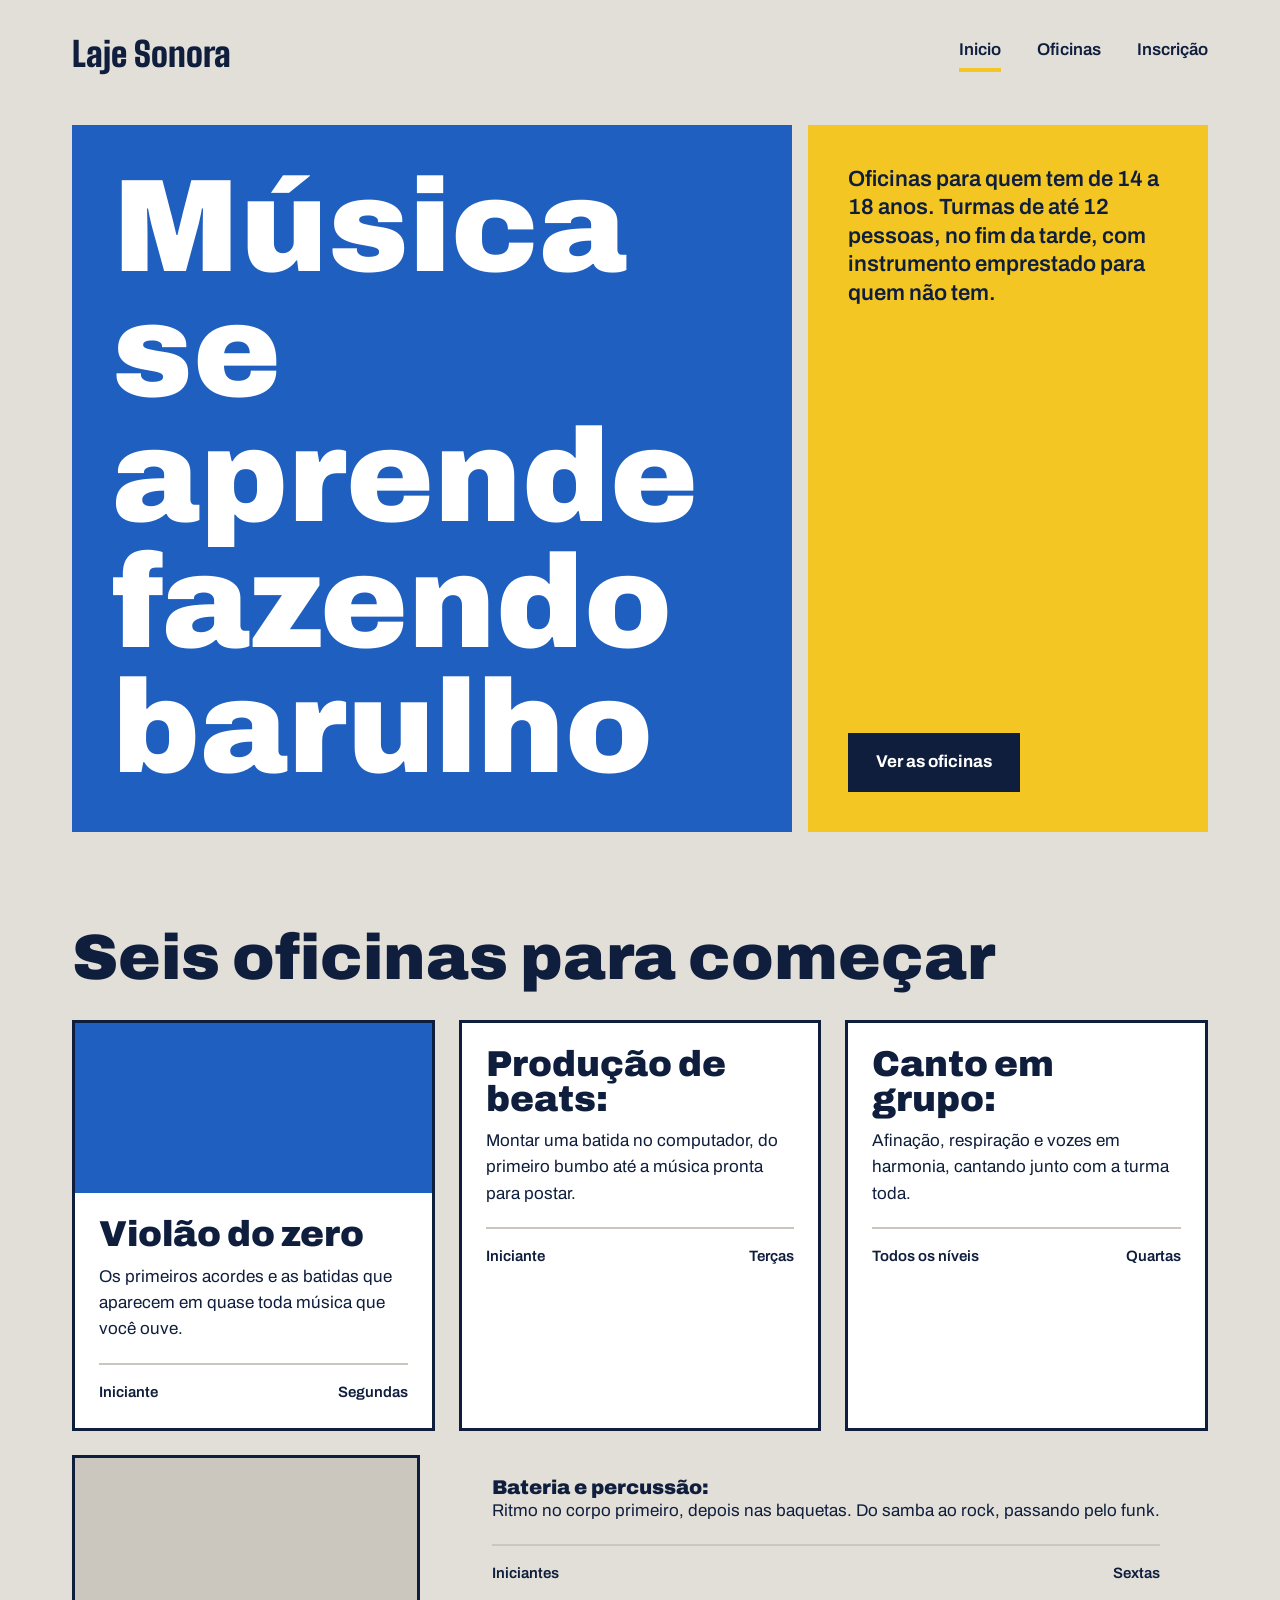
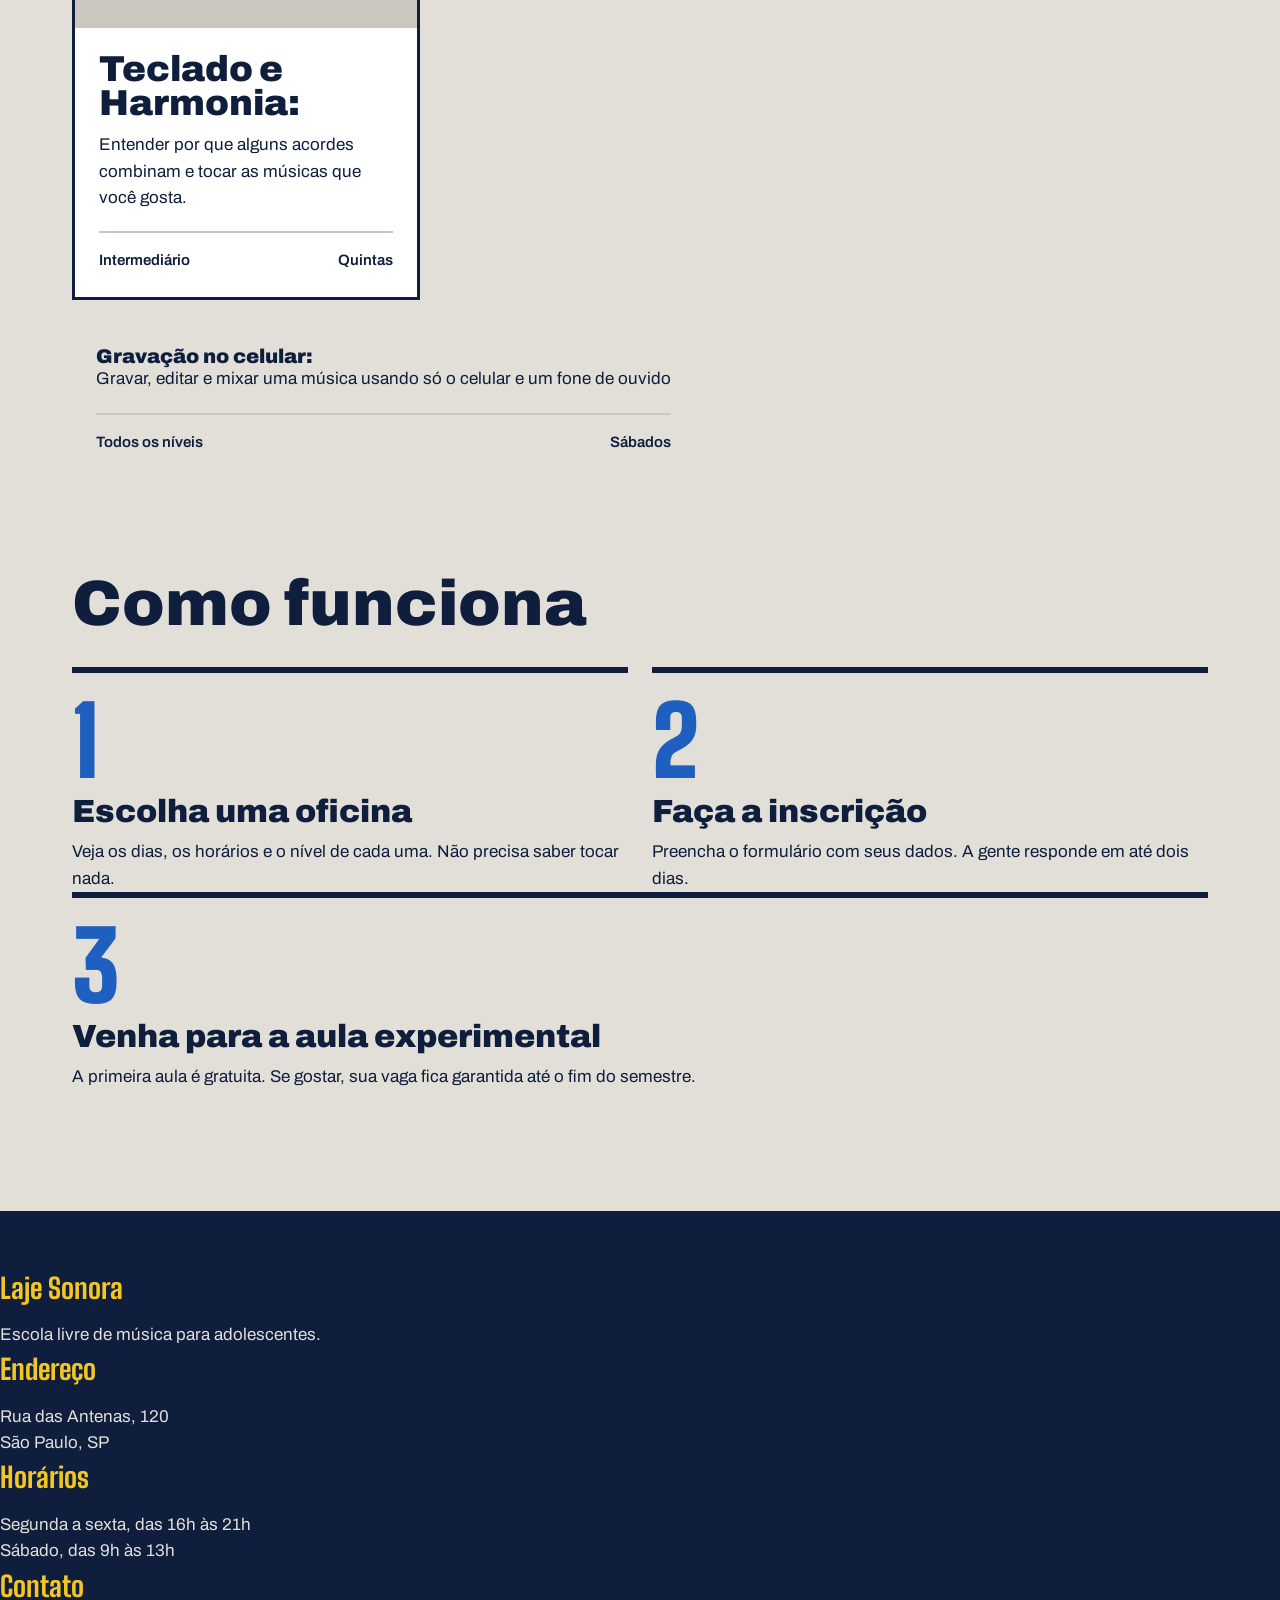
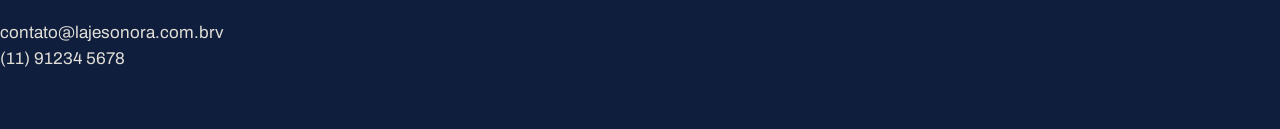
<file: index.html>
<!DOCTYPE html>
<html lang="pt-br">
<head>
    <meta charset="UTF-8">
    <meta name="viewport" content="width=device-width, initial-scale=1.0">
   <link rel="stylesheet" href="index.css">
   <link rel="preconnect" href="https://fonts.googleapis.com">
    <link rel="preconnect" href="https://fonts.gstatic.com" crossorigin>
    <link href="https://fonts.googleapis.com/css2?family=Archivo:ital,wght@0,100..900;1,100..900&family=Big+Shoulders:opsz,wght@10..72,100..900&display=swap" rel="stylesheet">
    <title>Laje Sonora | Início</title>
</head>
<body>
    <header class="conteudo topo">
        <a href="index.html"class="logo">Laje Sonora</a>
        <nav class="menu">
            <a href="index.html" class="atual">Inicio</a>
            <a href="oficinas.html">Oficinas</a>
            <a href="inscricao.html">Inscrição</a>
        </nav>
    </header>

    <main>
        <section class="conteudo cartazes">
            <div class="cartaz cartaz-principal">
                <h1>Música se aprende fazendo barulho</h1>
            </div>
            <div class="cartaz cartaz-lateral">
                <p>Oficinas para quem tem de 14 a 18 anos. Turmas de até 12 pessoas, no fim da tarde, com instrumento emprestado para quem não tem.</p>

                <a href="oficinas.html" class="botao">Ver as oficinas</a>

            </div>

        </section>

        <section class="conteudo secao">
            <h2 class="titulo-secao">Seis oficinas para começar </h2> 
            <div class="cards">
                <article class="card">
                    <div class="foto foto-azul"></div>
                    <div class="card-texto">
                        <h3>Violão do zero</h3>
                        <p>Os primeiros acordes e as batidas que aparecem em quase toda música que você ouve.</p>
                        <div class="card-info">
                            <span>Iniciante</span>
                            <span>Segundas</span>
                        </div>
                    </div>
                </article>
                            <article class="card">
                    <div class="foto-amarela"></div>
                    <div class="card-texto">
                        <h3>Produção de beats:</h3>
                        <p>Montar uma batida no computador, do primeiro bumbo até a música pronta para postar.</p>
                        <div class="card-info">
                            <span>Iniciante</span>
                            <span>Terças</span>
                        </div>
                    </div>
                </article>
                    <article class="card">
                    <div class="foto-tinta"></div>
                    <div class="card-texto">
                        <h3>Canto em grupo:</h3>
                        <p>Afinação, respiração e vozes em harmonia, cantando junto com a turma toda.</p>
                        <div class="card-info">
                            <span>Todos os níveis</span>
                            <span>Quartas</span>
                        </div>
                    </div>
                </article>
                 <article class="card">
                    <div class="foto"></div>
                    <div class="card-texto">
                        <h3>Teclado e Harmonia:</h3>
                        <p>Entender por que alguns acordes combinam e tocar as músicas que você gosta.</p>
                        <div class="card-info">
                            <span>Intermediário</span>
                            <span>Quintas</span>
                        </div>
                    </div>
                </article>
            </article class="card">
                    <div class="foto-azul"></div>
                    <div class="card-texto">
                        <h3>Bateria e percussão:</h3>
                        <p>Ritmo no corpo primeiro, depois nas baquetas. Do samba ao rock, passando pelo funk.</p>
                        <div class="card-info">
                            <span>Iniciantes</span>
                            <span>Sextas</span>
                        </div>
                    </div>
                </article>
                 </article class="card">
                    <div class="foto-amarela"></div>
                    <div class="card-texto">
                        <h3>Gravação no celular:</h3>
                        <p>Gravar, editar e mixar uma música usando só o celular e um fone de ouvido</p>
                        <div class="card-info">
                            <span>Todos os níveis</span>
                            <span>Sábados</span>
                        </div>
                    </div>
                </article>
            </div>
        </section>
        <section class="conteudo secao">
            <h2 class="titulo-secao">Como funciona</h2>
            <div class="passos">
                <div class="passo">
                    <p class="passo-numero">1</p>
                    <h3>Escolha uma oficina</h3>
                    <p>Veja os dias, os horários e o nível de cada uma. Não precisa saber tocar nada.</p>
                </div>
                <div class="passo">
                    <p class="passo-numero">2</p>
                    <h3>Faça a inscrição</h3>
                    <p>Preencha o formulário com seus dados. A gente responde em até dois dias.</p>
                </div>
                 </div>
                <div class="passo">
                    <p class="passo-numero">3</p>
                    <h3>Venha para a aula experimental</h3>
                    <p> A primeira aula é gratuita. Se gostar, sua vaga fica garantida até o fim do semestre.</p>
                </div>
            </div>
        </section>
    
    </main>
    <footer class="rodape">
        <div class="conteudo.rodape-coluna">
            <div class="rodape-coluna">
                <h4>Laje Sonora</h4>
                <p>Escola livre de música para adolescentes.</p>
            </div>
            <div class="rodape-coluna">
                <h4>Endereço</h4>
                <p>Rua das Antenas, 120 <br>São Paulo, SP</p>
            </div>
            <div class="rodape-coluna">
                <h4>Horários</h4>
                <p>Segunda a sexta, das 16h às 21h <br>Sábado, das 9h às 13h</p>
            </div>
            <div class="rodape-coluna">
                <h4>Contato</h4>
                <p>contato@lajesonora.com.brv <br>(11) 91234 5678</p>
            </div>
        </div>
    </footer>
    </main>
</body>
</html>
</file>
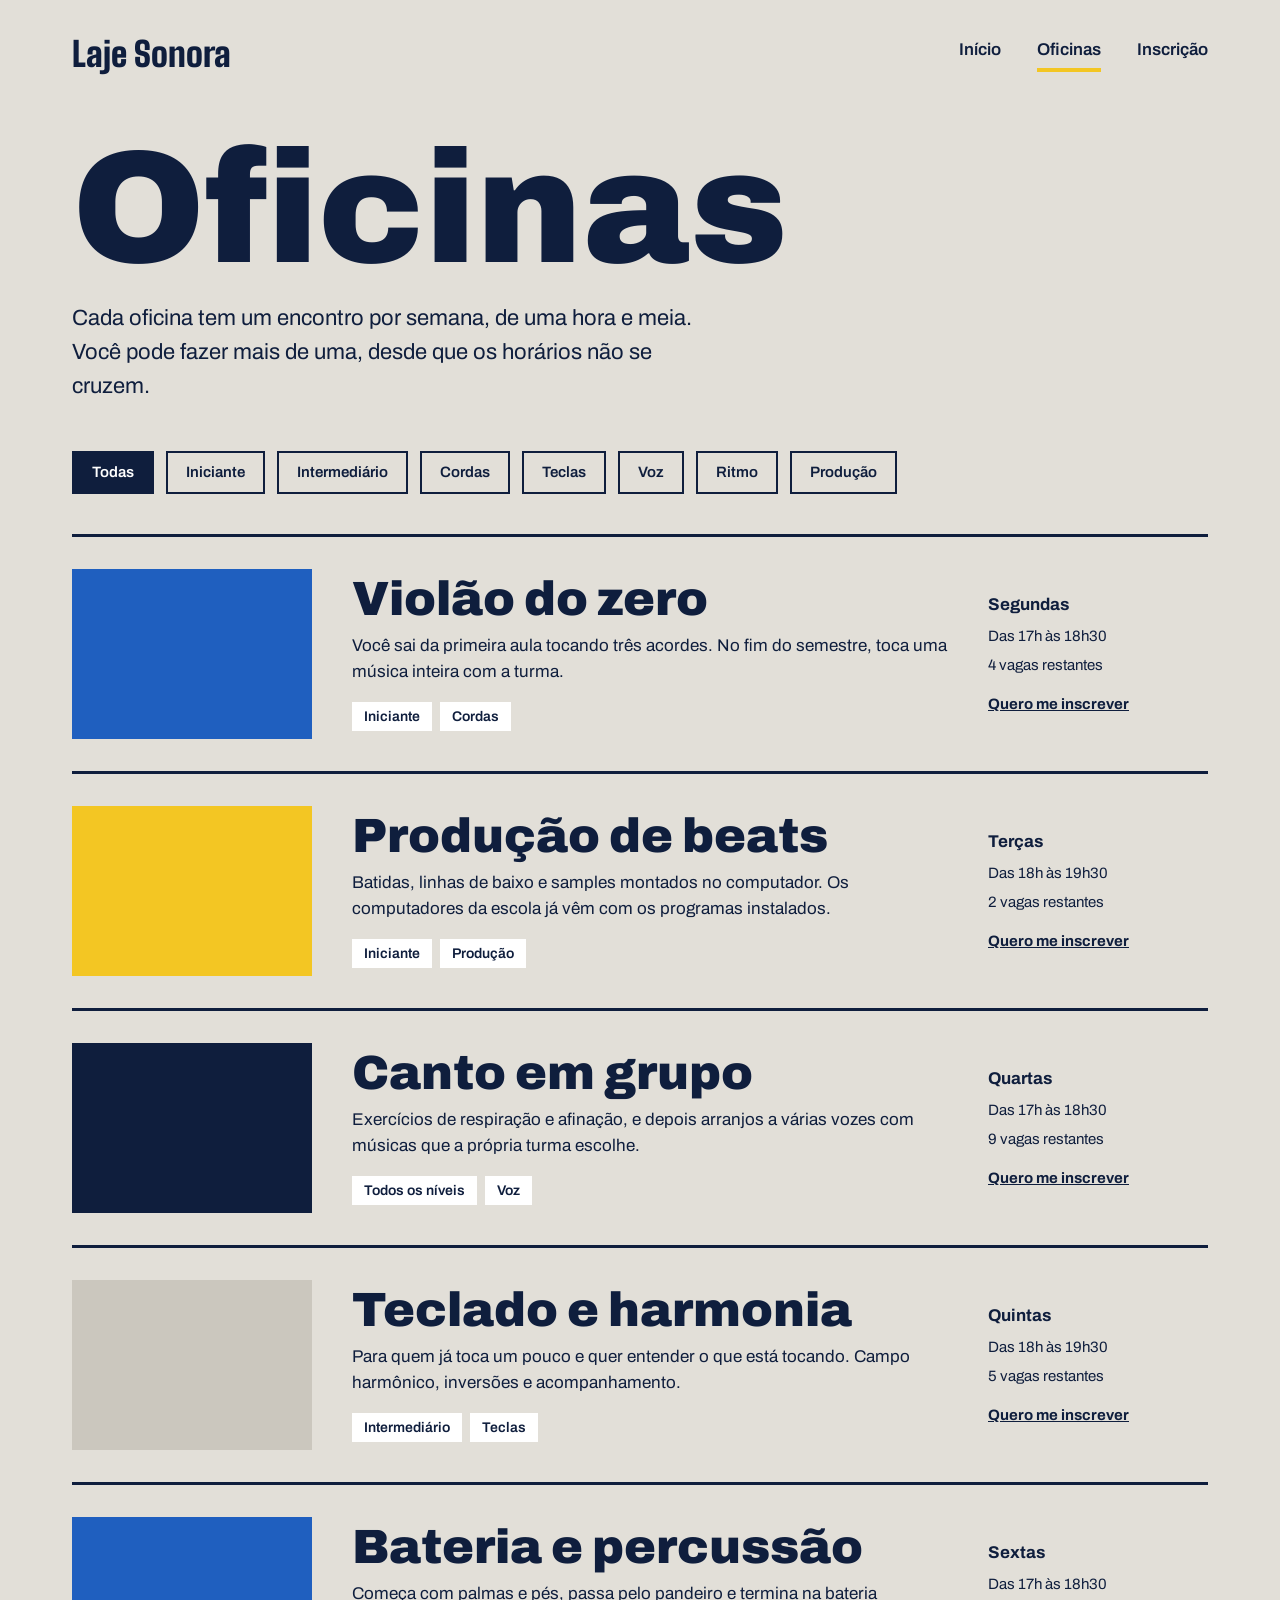
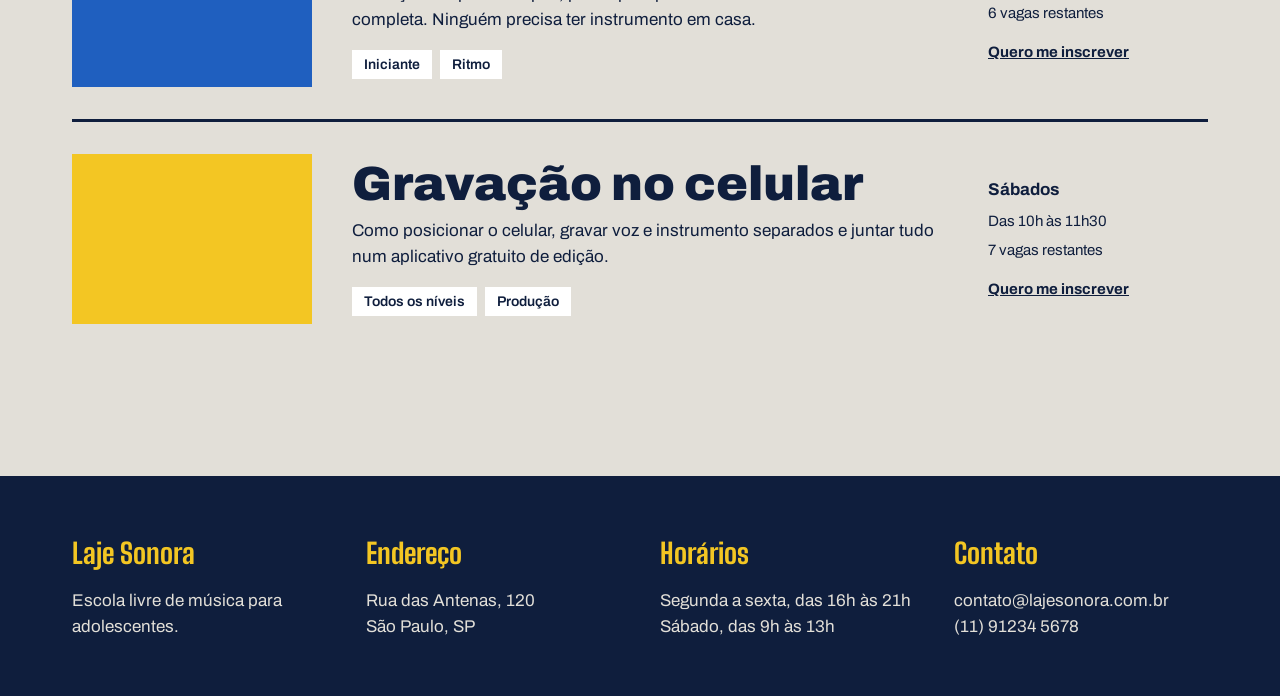
<file: oficinas.html>
<!DOCTYPE html>
<html lang="pt-br">

<head>
    <meta charset="UTF-8">
    <meta name="viewport" content="width=device-width, initial-scale=1.0">
    <link rel="preconnect" href="https://fonts.googleapis.com">
    <link rel="preconnect" href="https://fonts.gstatic.com" crossorigin>
    <link href="https://fonts.googleapis.com/css2?family=Big+Shoulders:opsz,wght@10..72,100..900&display=swap"
        rel="stylesheet">
    <link rel="preconnect" href="https://fonts.googleapis.com">
    <link rel="preconnect" href="https://fonts.gstatic.com" crossorigin>
    <link
        href="https://fonts.googleapis.com/css2?family=Archivo:ital,wght@0,100..900;1,100..900&family=Big+Shoulders:opsz,wght@10..72,100..900&display=swap"
        rel="stylesheet">
    <link rel="stylesheet" href="./oficinas.css">
    <title>Laje Sonora | Oficinas </title>
</head>

<body>
    <header class="conteudo topo">
        <a href="index.html" class="logo">Laje Sonora</a>
        <nav class="menu">
            <a href="index.html">Início</a>
            <a href="oficinas.html" class="atual">Oficinas</a>
            <a href="inscricao.html">Inscrição</a>
        </nav>
    </header>
    <main class="conteudo">
  <h1 class="titulo-pagina">Oficinas</h1>
  <p class="subtitulo-pagina">Cada oficina tem um encontro por semana, de uma hora e meia. Você pode fazer mais de uma, desde que os horários não se cruzem.</p>
  
  <div class="filtros">
    <span class="filtro ativo">Todas</span>
    <span class="filtro">Iniciante</span>
    <span class="filtro">Intermediário</span>
    <span class="filtro">Cordas</span>
    <span class="filtro">Teclas</span>
    <span class="filtro">Voz</span>
    <span class="filtro">Ritmo</span>
    <span class="filtro">Produção</span>
  </div>

  <div class="lista">
    <article class="oficina">
      <div class="foto foto-azul"></div>
      <div class="oficina-texto">
        <h2>Violão do zero</h2>
        <p>Você sai da primeira aula tocando três acordes. No fim do semestre, toca uma música inteira com a turma.</p>
        <div class="etiquetas">
          <span class="etiqueta">Iniciante</span>
          <span class="etiqueta">Cordas</span>
        </div>
      </div>
      <div class="oficina-detalhes">
        <strong>Segundas</strong>
        <span>Das 17h às 18h30</span>
        <span>4 vagas restantes</span>
        <a href="inscricao.html">Quero me inscrever</a>
      </div>
    </article>

    <article class="oficina">
      <div class="foto foto-amarela"></div>
      <div class="oficina-texto">
        <h2>Produção de beats</h2>
        <p>Batidas, linhas de baixo e samples montados no computador. Os computadores da escola já vêm com os programas instalados.</p>
        <div class="etiquetas">
          <span class="etiqueta">Iniciante</span>
          <span class="etiqueta">Produção</span>
        </div>
      </div>
      <div class="oficina-detalhes">
        <strong>Terças</strong>
        <span>Das 18h às 19h30</span>
        <span>2 vagas restantes</span>
        <a href="inscricao.html">Quero me inscrever</a>
      </div>
    </article>

    <article class="oficina">
      <div class="foto foto-tinta"></div>
      <div class="oficina-texto">
        <h2>Canto em grupo</h2>
        <p>Exercícios de respiração e afinação, e depois arranjos a várias vozes com músicas que a própria turma escolhe.</p>
        <div class="etiquetas">
          <span class="etiqueta">Todos os níveis</span>
          <span class="etiqueta">Voz</span>
        </div>
      </div>
      <div class="oficina-detalhes">
        <strong>Quartas</strong>
        <span>Das 17h às 18h30</span>
        <span>9 vagas restantes</span>
        <a href="inscricao.html">Quero me inscrever</a>
      </div>
    </article>

    <article class="oficina">
      <div class="foto"></div>
      <div class="oficina-texto">
        <h2>Teclado e harmonia</h2>
        <p>Para quem já toca um pouco e quer entender o que está tocando. Campo harmônico, inversões e acompanhamento.</p>
        <div class="etiquetas">
          <span class="etiqueta">Intermediário</span>
          <span class="etiqueta">Teclas</span>
        </div>
      </div>
      <div class="oficina-detalhes">
        <strong>Quintas</strong>
        <span>Das 18h às 19h30</span>
        <span>5 vagas restantes</span>
        <a href="inscricao.html">Quero me inscrever</a>
      </div>
    </article>

    <article class="oficina">
      <div class="foto foto-azul"></div>
      <div class="oficina-texto">
        <h2>Bateria e percussão</h2>
        <p>Começa com palmas e pés, passa pelo pandeiro e termina na bateria completa. Ninguém precisa ter instrumento em casa.</p>
        <div class="etiquetas">
          <span class="etiqueta">Iniciante</span>
          <span class="etiqueta">Ritmo</span>
        </div>
      </div>
      <div class="oficina-detalhes">
        <strong>Sextas</strong>
        <span>Das 17h às 18h30</span>
        <span>6 vagas restantes</span>
        <a href="inscricao.html">Quero me inscrever</a>
      </div>
    </article>

    <article class="oficina">
      <div class="foto foto-amarela"></div>
      <div class="oficina-texto">
        <h2>Gravação no celular</h2>
        <p>Como posicionar o celular, gravar voz e instrumento separados e juntar tudo num aplicativo gratuito de edição.</p>
        <div class="etiquetas">
          <span class="etiqueta">Todos os níveis</span>
          <span class="etiqueta">Produção</span>
        </div>
      </div>
      <div class="oficina-detalhes">
        <strong>Sábados</strong>
        <span>Das 10h às 11h30</span>
        <span>7 vagas restantes</span>
        <a href="inscricao.html">Quero me inscrever</a>
      </div>
    </article>
  </div>
</main>

</body>
 <footer class="rodape">
  <div class="conteudo rodape-colunas">
    <div class="rodape-coluna">
      <h4>Laje Sonora</h4>
      <p>Escola livre de música para adolescentes.</p>
    </div>

    <div class="rodape-coluna">
      <h4>Endereço</h4>
      <p>Rua das Antenas, 120</p>
      <p>São Paulo, SP</p>
    </div>

    <div class="rodape-coluna">
      <h4>Horários</h4>
      <p>Segunda a sexta, das 16h às 21h</p>
      <p>Sábado, das 9h às 13h</p>
    </div>

    <div class="rodape-coluna">
      <h4>Contato</h4>
      <p>contato@lajesonora.com.br</p>
      <p>(11) 91234 5678</p>
    </div>
  </div>
</footer>
   
</html>
</file>
<file: index.css>
*{
margin: 0;
padding: 0;
box-sizing: border-box;
}

:root {
--concreto: #E2DFD8;
--concreto-escuro: #CBC7BE;
--tinta: #0F1E3D;
--caixa-dagua:#1F5FBF;
--fita:#F3C623;
--branco:#FFFFFF;

--fonte-cartaz:"Big Shoulders", "Arial Narrow",sans-serif;
--fonte-texto:"Archivo",Arial, sans-serif;
}
body{
    background-color: var(--concreto);
    color: var(--tinta);
    font-family: var(--fonte-texto);
    font-size: 17px;
    line-height: 1.55;
}

a{
    color: inherit;
}

h1, h2, h3 {
    font-family: var(--concreto);
    font-weight: 900;
    line-height: 0.95;
}

.conteudo {
  max-width: 1200px;
  margin-inline: auto;
  padding-inline: 32px;  
}

.topo{
    padding-block: 28px;
    display: flex;
    justify-content: space-between;
    align-items: center;
}

.logo {
    font-family: var(--fonte-cartaz);
    font-size: 34px;
    font-weight: 900;
    text-decoration: none;
}

.menu {
    display: flex;
    gap: 36px;
}

.menu a{
    font-weight: 600;
    text-decoration: none;
    padding-bottom: 4px;
    border-bottom: 4px solid transparent;
}

.menu a:hover {
    border-bottom-color: var(--tinta);

}

.menu a.atual {
    border-bottom-color: var(--fita);
}

.cartazes {
    margin-top: 16px;
    display: flex;
    gap: 16px;
    
}

.cartaz{
    padding: 40px;
}

.cartaz-principal{
    background: var(--caixa-dagua);
    color: var(--branco);
    flex: 2;

    h1{
        font-size: 132px;
        max-width: 9ch;
    }
}

.cartaz-lateral{
    background: var(--fita);
    flex: 1;
    display: flex;
    flex-direction: column;
    justify-content: space-between;
    gap: 32px;
    align-items: flex-start;

    p{
        font-size: 22px;
        font-weight: 600;
        line-height: 1.3;
    }
}

.botao{
    background: var(--tinta);
    color: var(--branco);
    font-weight: 700;
    text-decoration: none;
    padding: 16px 28px;
    border: none;
    font-family: var(--fonte-texto);
    font-size: 17px;
    cursor: pointer;
}

.botao:hover{
    background:var(--caixa-dagua);
}

.secao {
    margin-top: 96px;
}

.titulo-secao {
    font-size: 64px;
    margin-bottom: 32px;
}

.cards {
    display: flex;
    flex-wrap: wrap;
    gap: 24px;
}

.card {
    background-color: white;
    border: 3px solid var(--tinta);
    flex: 1 1 340px;
}

.card .foto {
    height: 170px;
}

.foto {
    background-color: var(--concreto-escuro);
}

.foto-azul {
    background-color: var(--caixa-dagua);
}

.foto-amarela {
    background-color: var(--fita);
}

.foto-tinta {
    background-color: var(--tinta);
}

.card-texto {
    padding: 24px;
}

.card h3 {
    font-size: 36px;
    margin-bottom: 12px;
}

.card-info {
    margin-top: 20px;
    padding-top: 16px;
    border-top: 2px solid var(--concreto-escuro);
    font-weight: 600;
    font-size: 15px;
    display: flex;
    justify-content: space-between;
}

.passos {
    display: flex;
    gap: 24px;
}

.passo {
    border-top: 6px solid var(--tinta);
    padding-top: 20px;
    flex: 1;
}

.passo-numero {
    font-family: var(--fonte-cartaz);
    font-size: 96px;
    font-weight: 900;
    line-height: 1;
    color: var(--caixa-dagua);
}

.passo h3 {
    font-size: 32px;
    margin-block: 8px 12px;
}

.rodape {
    margin-top: 120px;
    background-color: var(--tinta);
    color: var(--concreto);
    padding-block: 56px;
}

.rodape-colunas {
    display: flex;
    gap: 40px;
}

.rodape-coluna {
    flex: 1;
}

.rodape h4 {
    font-family: var(--fonte-cartaz);
    font-size: 28px;
    color: var(--fita);
    margin-bottom: 12px;
}
</file>
<file: oficinas.css>
*{
margin: 0;
padding: 0;
box-sizing: border-box;
}

:root {
--concreto: #E2DFD8;
--concreto-escuro: #CBC7BE;
--tinta: #0F1E3D;
--caixa-dagua:#1F5FBF;
--fita:#F3C623;
--branco:#FFFFFF;

--fonte-cartaz:"Big Shoulders", "Arial Narrow",sans-serif;
--fonte-texto:"Archivo",Arial, sans-serif;
}
body{
    background-color: var(--concreto);
    color: var(--tinta);
    font-family: var(--fonte-texto);
    font-size: 17px;
    line-height: 1.55;
}

a{
    color: inherit;
}

h1, h2, h3 {
    font-family: var(--concreto);
    font-weight: 900;
    line-height: 0.95;
}

.conteudo {
  max-width: 1200px;
  margin-inline: auto;
  padding-inline: 32px;  
}

.topo{
    padding-block: 28px;
    display: flex;
    justify-content: space-between;
    align-items: center;
}

.logo {
    font-family: var(--fonte-cartaz);
    font-size: 34px;
    font-weight: 900;
    text-decoration: none;
}

.menu {
    display: flex;
    gap: 36px;
}

.menu a{
    font-weight: 600;
    text-decoration: none;
    padding-bottom: 4px;
    border-bottom: 4px solid transparent;
}

.menu a:hover {
    border-bottom-color: var(--tinta);

}

.menu a.atual {
    border-bottom-color: var(--fita);
}

.cartazes {
    margin-top: 16px;
    display: flex;
    gap: 16px;
    
}

.cartaz{
    padding: 40px;
}

.cartaz-principal{
    background: var(--caixa-dagua);
    color: var(--branco);
    flex: 2;

    h1{
        font-size: 132px;
        max-width: 9ch;
    }
}

.cartaz-lateral{
    background: var(--fita);
    flex: 1;
    display: flex;
    flex-direction: column;
    justify-content: space-between;
    gap: 32px;
    align-items: flex-start;

    p{
        font-size: 22px;
        font-weight: 600;
        line-height: 1.3;
    }
}

.botao{
    background: var(--tinta);
    color: var(--branco);
    font-weight: 700;
    text-decoration: none;
    padding: 16px 28px;
    border: none;
    font-family: var(--fonte-texto);
    font-size: 17px;
    cursor: pointer;
}

.botao:hover{
    background:var(--caixa-dagua);
}

.secao {
    margin-top: 96px;
}

.titulo-secao {
    font-size: 64px;
    margin-bottom: 32px;
}

.cards {
    display: flex;
    flex-wrap: wrap;
    gap: 24px;
}

.card {
    background-color: white;
    border: 3px solid var(--tinta);
    flex: 1 1 340px;
}

.card .foto {
    height: 170px;
}

.foto {
    background-color: var(--concreto-escuro);
}

.foto-azul {
    background-color: var(--caixa-dagua);
}

.foto-amarela {
    background-color: var(--fita);
}

.foto-tinta {
    background-color: var(--tinta);
}

.card-texto {
    padding: 24px;
}

.card h3 {
    font-size: 36px;
    margin-bottom: 12px;
}

.card-info {
    margin-top: 20px;
    padding-top: 16px;
    border-top: 2px solid var(--concreto-escuro);
    font-weight: 600;
    font-size: 15px;
    display: flex;
    justify-content: space-between;
}

.passos {
    display: flex;
    gap: 24px;
}

.passo {
    border-top: 6px solid var(--tinta);
    padding-top: 20px;
    flex: 1;
}

.passo-numero {
    font-family: var(--fonte-cartaz);
    font-size: 96px;
    font-weight: 900;
    line-height: 1;
    color: var(--caixa-dagua);
}

.passo h3 {
    font-size: 32px;
    margin-block: 8px 12px;
}

.rodape {
    margin-top: 120px;
    background-color: var(--tinta);
    color: var(--concreto);
    padding-block: 56px;
}

.rodape-colunas {
    display: flex;
    gap: 40px;
}

.rodape-coluna {
    flex: 1;
}

.rodape h4 {
    font-family: var(--fonte-cartaz);
    font-size: 28px;
    color: var(--fita);
    margin-bottom: 12px;
}

.titulo-pagina {
  font-size: 160px;
  margin-top: 24px;
}

.subtitulo-pagina {
  font-size: 22px;
  max-width: 640px;
  margin-top: 16px;
}

.filtros {
  margin-top: 48px;
  display: flex;
  flex-wrap: wrap;
  gap: 12px;
}

.filtro {
  border: 2px solid var(--tinta);
  padding: 8px 18px;
  font-weight: 600;
  font-size: 15px;
}

.filtro.ativo {
  background-color: var(--tinta);
  color: var(--branco);
}

.lista {
  margin-top: 40px;
}

.oficina {
  padding-top: 32px;
  padding-bottom: 32px;
  border-top: 3px solid var(--tinta);
  display: flex;
  align-items: center;
  gap: 40px;
}

.oficina .foto {
  width: 240px;
  height: 170px;
  flex-shrink: 0;
}

.oficina-texto {
  flex: 1;
}

.oficina h2 {
  font-size: 48px;
  margin-bottom: 10px;
}

.etiquetas {
  margin-top: 16px;
  display: flex;
  gap: 8px;
}

.etiqueta {
  background-color: var(--branco);
  padding: 4px 12px;
  font-size: 14px;
  font-weight: 600;
}

.oficina-detalhes {
  width: 220px;
  font-size: 15px;
  display: flex;
  flex-direction: column;
  gap: 6px;
}

.oficina-detalhes strong {
  font-size: 17px;
}

.oficina-detalhes a {
  margin-top: 10px;
  font-weight: 700;
}
</file>
